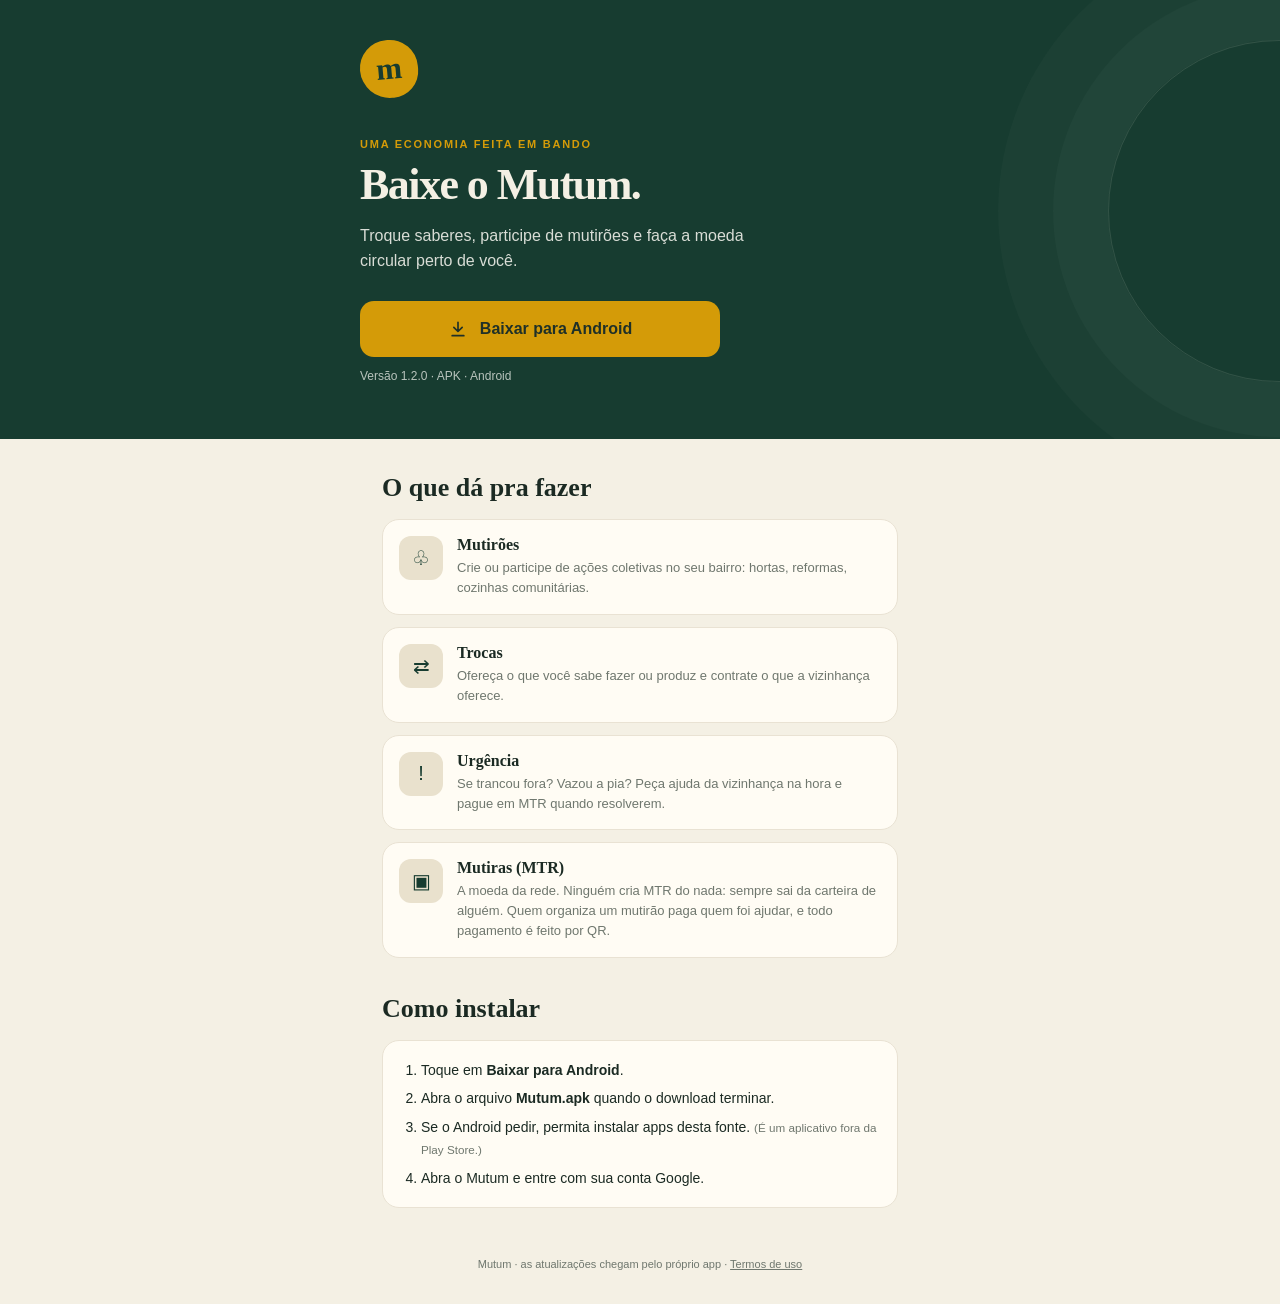
<file: index.html>
<!doctype html>
<html lang="pt-BR">
<head>
<meta charset="utf-8" />
<meta name="viewport" content="width=device-width,initial-scale=1,viewport-fit=cover" />
<meta name="theme-color" content="#173c30" />
<title>Mutum</title>
<meta name="description" content="Troque saberes, participe de mutirões e faça a moeda circular perto de você." />
<script>
  // Dentro do app instalado (Capacitor) esta página não é a vitrine: vai direto para a interface.
  if (window.Capacitor && window.Capacitor.isNativePlatform && window.Capacitor.isNativePlatform()) {
    location.replace('docs/' + location.search + location.hash)
  }
</script>
<style>
  :root{--green:#173c30;--green-2:#245642;--cream:#f4f0e4;--paper:#fffcf4;--mustard:#d49b08;--ink:#1b2a23;--muted:#6f776e;--rust:#98563f;--line:#ded8c9}
  *{box-sizing:border-box}
  html,body{margin:0;background:var(--cream);color:var(--ink);font-family:Arial,"Segoe UI",sans-serif}
  a{color:inherit}
  .hero{background:var(--green);color:var(--cream);padding:calc(40px + env(safe-area-inset-top,0px)) 22px 56px;position:relative;overflow:hidden}
  .hero:after{content:"";position:absolute;width:340px;height:340px;border:1px solid rgba(244,240,228,.12);border-radius:50%;right:-170px;top:40px;box-shadow:0 0 0 55px rgba(244,240,228,.025),0 0 0 110px rgba(244,240,228,.018);pointer-events:none}
  .wrap{max-width:560px;margin:0 auto;position:relative;z-index:1}
  .mark{width:58px;height:58px;border-radius:50% 50% 47% 53%;background:var(--mustard);color:var(--green);display:grid;place-items:center;font:700 31px Georgia,serif;transform:rotate(-5deg);margin-bottom:40px}
  .eyebrow{color:var(--mustard);font-size:11px;letter-spacing:.16em;font-weight:700;margin:0 0 12px}
  h1{font-family:Georgia,serif;font-size:44px;line-height:1.04;letter-spacing:-.035em;margin:0 0 16px}
  .lead{font-size:16px;line-height:1.55;color:#d9ddd6;margin:0 0 28px;max-width:420px}
  .download{display:flex;align-items:center;justify-content:center;gap:12px;height:56px;border-radius:14px;background:var(--mustard);color:#1f3028;font-weight:700;font-size:16px;text-decoration:none;max-width:360px}
  .download svg{width:20px;fill:none;stroke:currentColor;stroke-width:2;stroke-linecap:round;stroke-linejoin:round}
  .meta{font-size:12px;color:#b9c4bd;margin:12px 0 0}
  main{padding:34px 22px 50px}
  h2{font-family:Georgia,serif;font-size:26px;margin:0 0 16px}
  .features{display:grid;gap:12px;margin-bottom:36px}
  .feature{background:var(--paper);border:1px solid #e9e2d3;border-radius:17px;padding:16px;display:grid;grid-template-columns:44px 1fr;gap:14px;align-items:start}
  .feature i{width:44px;height:44px;border-radius:12px;background:#e9e1cd;display:grid;place-items:center;font-style:normal;font-size:20px;color:var(--green)}
  .feature b{display:block;font-family:Georgia,serif;font-size:16px;margin-bottom:4px}
  .feature span{font-size:13px;color:var(--muted);line-height:1.45}
  ol{background:var(--paper);border:1px solid #e9e2d3;border-radius:17px;padding:18px 18px 18px 38px;margin:0;font-size:14px;line-height:1.6;color:var(--ink)}
  ol li+li{margin-top:6px}
  ol small{color:var(--muted)}
  footer{text-align:center;font-size:11px;color:var(--muted);padding:0 22px 34px}
</style>
</head>
<body>
  <header class="hero">
    <div class="wrap">
      <div class="mark" aria-hidden="true">m</div>
      <p class="eyebrow">UMA ECONOMIA FEITA EM BANDO</p>
      <h1>Baixe o Mutum.</h1>
      <p class="lead">Troque saberes, participe de mutirões e faça a moeda circular perto de você.</p>
      <a class="download" href="docs/Mutum.apk" download>
        <svg viewBox="0 0 24 24" aria-hidden="true"><path d="M12 4v11M7 10l5 5 5-5M5 20h14"/></svg>
        Baixar para Android
      </a>
      <p class="meta" id="meta">Arquivo APK · Android</p>
    </div>
  </header>

  <main class="wrap">
    <h2>O que dá pra fazer</h2>
    <div class="features">
      <div class="feature"><i>♧</i><div><b>Mutirões</b><span>Crie ou participe de ações coletivas no seu bairro: hortas, reformas, cozinhas comunitárias.</span></div></div>
      <div class="feature"><i>⇄</i><div><b>Trocas</b><span>Ofereça o que você sabe fazer ou produz e contrate o que a vizinhança oferece.</span></div></div>
      <div class="feature"><i>!</i><div><b>Urgência</b><span>Se trancou fora? Vazou a pia? Peça ajuda da vizinhança na hora e pague em MTR quando resolverem.</span></div></div>
      <div class="feature"><i>▣</i><div><b>Mutiras (MTR)</b><span>A moeda da rede. Ninguém cria MTR do nada: sempre sai da carteira de alguém. Quem organiza um mutirão paga quem foi ajudar, e todo pagamento é feito por QR.</span></div></div>
    </div>

    <h2>Como instalar</h2>
    <ol>
      <li>Toque em <b>Baixar para Android</b>.</li>
      <li>Abra o arquivo <b>Mutum.apk</b> quando o download terminar.</li>
      <li>Se o Android pedir, permita instalar apps desta fonte. <small>(É um aplicativo fora da Play Store.)</small></li>
      <li>Abra o Mutum e entre com sua conta Google.</li>
    </ol>
  </main>

  <footer>Mutum · as atualizações chegam pelo próprio app · <a href="docs/termos.html">Termos de uso</a></footer>

<script>
  fetch('docs/version.json?t=' + Date.now(), { cache: 'no-store' })
    .then(r => r.ok ? r.json() : null)
    .then(v => { if (v && v.androidVersion) document.getElementById('meta').textContent = 'Versão ' + v.androidVersion + ' · APK · Android' })
    .catch(() => {})
</script>
</body>
</html>
</file>
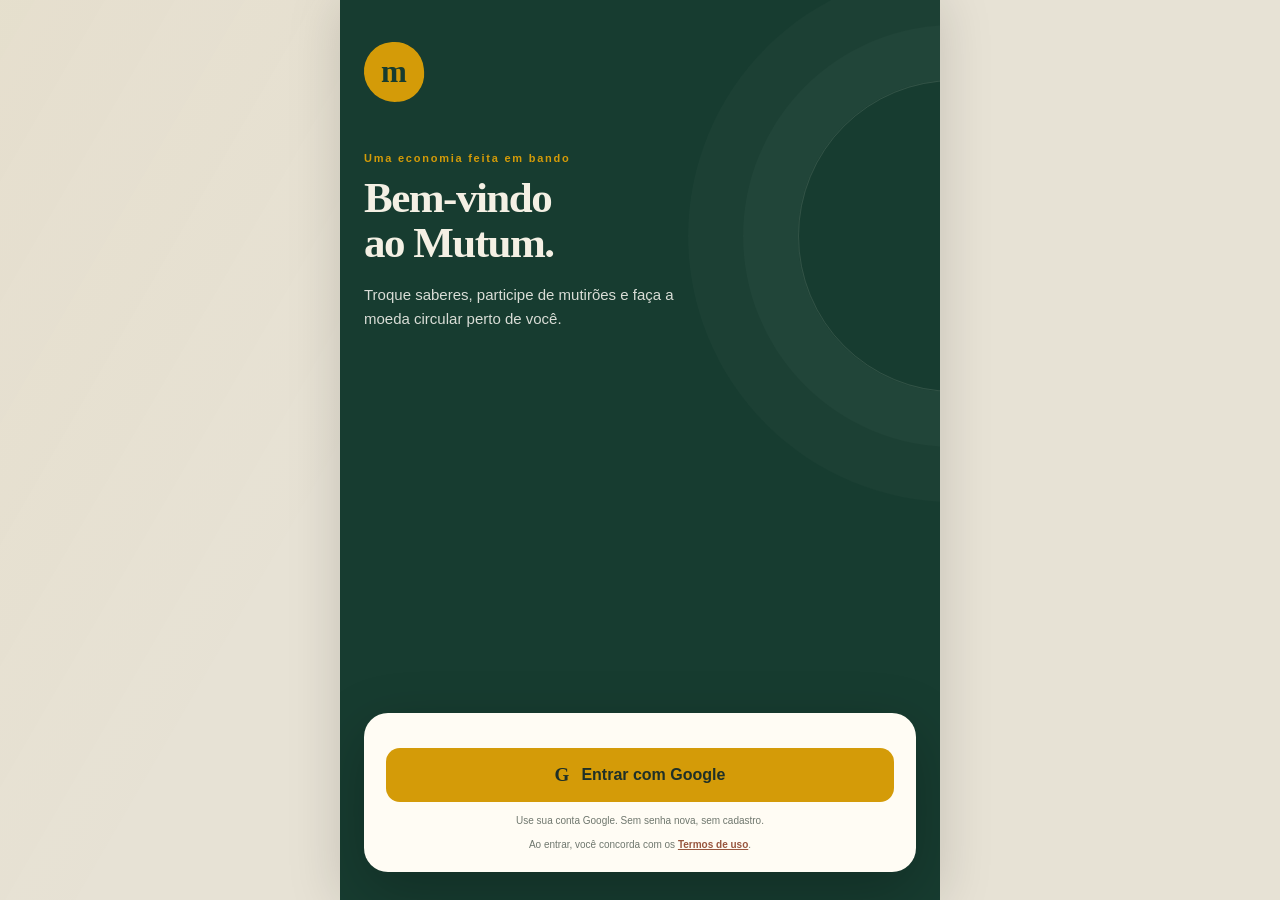
<file: docs/index.html>
<!doctype html>
<html lang="pt-BR">
  <head>
    <meta charset="UTF-8" />
    <meta name="mutum-build" content="20260924221926" />
    <meta name="viewport" content="width=device-width, initial-scale=1, viewport-fit=cover" />
    <meta name="theme-color" content="#173c30" />
    <meta name="color-scheme" content="light" />
    <title>Mutum</title>
    <link rel="stylesheet" href="styles.css?v=20260924221926" />
  </head>
  <body>
    <main id="app">
      <section id="login-screen" class="login-screen">
        <div class="login-hero">
          <div class="brand-mark large" aria-label="Mutum"><span>m</span></div>
          <p class="eyebrow">Uma economia feita em bando</p>
          <h1>Bem-vindo<br />ao Mutum.</h1>
          <p class="lead">Troque saberes, participe de mutirões e faça a moeda circular perto de você.</p>
        </div>
        <div id="login-form" class="login-card">
          <button id="google-button" class="primary-button" type="button"><b class="google-g">G</b> Entrar com Google</button>
          <p class="login-note">Use sua conta Google. Sem senha nova, sem cadastro.</p>
          <p class="login-note">Ao entrar, você concorda com os <a href="termos.html">Termos de uso</a>.</p>
        </div>
      </section>

      <section id="main-screen" class="main-screen" hidden>
        <header class="topbar">
          <button class="brand-mark" data-go="home" aria-label="Início"><span>m</span></button>
          <div class="topbar-copy"><small id="greeting">Olá,</small><strong id="user-name">Vizinho</strong></div>
          <button id="update-button" class="update-bell" aria-label="Atualizações"><svg viewBox="0 0 24 24" aria-hidden="true"><path d="M6 16V11a6 6 0 0 1 12 0v5l1.5 2h-15zM10 20a2 2 0 0 0 4 0"/></svg><i id="update-dot" hidden></i></button>
        </header>

        <div id="toast" class="toast" role="status"></div>

        <div class="views">
          <section class="view active" data-view="home">
            <div class="balance-card">
              <div><span>Seu saldo</span><strong><b id="balance-home">342</b> <small>MTR</small></strong></div>
              <button class="round-button" data-go="wallet" aria-label="Ver carteira">↗</button>
              <div class="balance-art" aria-hidden="true"><i></i><i></i><i></i><i></i><i></i></div>
            </div>

            <button class="urgent-banner" data-go="urgencia" type="button"><i>!</i><span><b id="urgent-banner-title">Precisa de ajuda agora?</b><small id="urgent-banner-copy">Peça uma urgência para a vizinhança</small></span><em>→</em></button>

            <div class="section-title"><div><small>ACONTECENDO AGORA</small><h2>Perto de você</h2></div><button data-go="mutiroes">Ver todos</button></div>
            <article class="featured-card" id="featured-event">
              <div class="featured-image garden-art"><span class="tag" id="featured-when"></span><div class="sun"></div><div class="hill"></div><div class="plants">♧ ♧ ♧</div></div>
              <div class="featured-copy">
                <small id="featured-place"></small>
                <h3 id="featured-title">Carregando…</h3>
                <p id="featured-text"></p>
                <div class="meta"><span>●●● <b id="featured-count">0 pessoas</b></span><strong>mutirão</strong></div>
                <button class="card-action" id="featured-join">Participar deste mutirão</button>
              </div>
            </article>

            <div class="section-title compact"><div><small>DA NOSSA REDE</small><h2>Trocas em destaque</h2></div><button data-go="trocas">Explorar</button></div>
            <div class="horizontal-cards" id="home-trades"></div>
            <div id="featured-empty" class="empty-state home-empty" hidden>Nenhum mutirão marcado ainda.<br /><button class="card-action" data-go="mutiroes" type="button">Criar o primeiro</button></div>
          </section>

          <section class="view" data-view="mutiroes">
            <div class="page-heading"><p class="eyebrow">FAZER JUNTO</p><h1>Mutirões</h1><p>Encontre ações perto de você e fortaleça a comunidade.</p><button class="create-button" id="new-event-button" type="button">+ Criar mutirão</button></div>
            <div class="filter-row" data-filter-group="events"><button class="chip active" data-filter="all">Todos</button><button class="chip" data-filter="today">Hoje</button><button class="chip" data-filter="week">Esta semana</button><button class="chip" data-filter="mine">Meus</button></div>
            <div id="events-list" class="stack-list"></div>
          </section>

          <section class="view" data-view="trocas">
            <div class="page-heading"><p class="eyebrow">ECONOMIA LOCAL</p><h1>Trocas</h1><p>Serviços, produtos e saberes oferecidos pela comunidade.</p><button class="create-button" id="new-trade-button" type="button">+ Oferecer troca</button></div>
            <label class="search-box"><span>⌕</span><input id="trade-search" type="search" placeholder="Buscar uma troca" /></label>
            <div class="filter-row" data-filter-group="trades"><button class="chip active" data-filter="all">Tudo</button><button class="chip" data-filter="servico">Serviços</button><button class="chip" data-filter="produto">Produtos</button><button class="chip" data-filter="mine">Minhas</button></div>
            <div id="trades-list" class="trade-grid"></div>
          </section>

          <section class="view" data-view="urgencia">
            <div class="page-heading"><p class="eyebrow">AJUDA NA HORA</p><h1>Urgência</h1><p>Peça ajuda rápida da vizinhança e pague em MTR quando resolverem.</p><button class="create-button" id="new-urgency-button" type="button">+ Pedir ajuda agora</button></div>
            <div class="emergency-note"><b>Emergência de verdade:</b> ligue <a href="tel:190">190</a> · <a href="tel:192">192</a> · <a href="tel:193">193</a></div>
            <div id="my-urgencies" class="stack-list"></div>
            <div class="section-title compact"><div><small>NA VIZINHANÇA</small><h2>Pedidos abertos</h2></div></div>
            <div id="open-urgencies" class="stack-list"></div>
          </section>

          <section class="view" data-view="wallet">
            <div class="page-heading wallet-title"><p class="eyebrow">MINHA CONTA</p><h1>Carteira</h1></div>
            <div class="wallet-balance"><span>Saldo em Mutira</span><strong><b id="balance-wallet">342</b> <small>MTR</small></strong><p id="balance-hint">Ganhe MTR participando de mutirões</p><div class="wallet-logo">m</div></div>
            <div class="quick-actions"><button id="receive-button"><i>↓</i><span>Receber</span></button><button id="scan-button"><i>⌗</i><span>Pagar / Escanear</span></button><button id="statement-button"><i>≡</i><span>Extrato</span></button></div>
            <div id="orders-block" hidden><div class="section-title compact"><div><small>PAGAMENTO RESERVADO</small><h2>Pedidos</h2></div></div><div id="orders-list" class="stack-list"></div></div>
            <div class="rules-card" id="rules-card"></div>
            <div class="section-title compact"><div><small>ÚLTIMOS DIAS</small><h2>Movimentações</h2></div></div>
            <div id="transactions-list" class="transactions"></div>
          </section>
        </div>

        <nav class="bottom-nav" aria-label="Navegação principal">
          <button class="active" data-go="home"><i>⌂</i><span>Início</span></button>
          <button data-go="mutiroes"><i>♧</i><span>Mutirões</span></button>
          <button data-go="trocas"><i>⇄</i><span>Trocas</span></button>
          <button data-go="urgencia"><i class="nav-urgent">!</i><span>Urgência</span></button>
          <button data-go="wallet"><i>▣</i><span>Carteira</span></button>
          <button id="profile-button" aria-label="Abrir perfil"><i class="nav-avatar" id="nav-avatar">V</i><span>Perfil</span></button>
        </nav>

        <dialog id="action-dialog">
          <form method="dialog">
            <button class="dialog-close" value="cancel" aria-label="Fechar">×</button>
            <div id="dialog-icon" class="dialog-icon">✓</div>
            <h2 id="dialog-title">Tudo certo!</h2>
            <p id="dialog-copy"></p>
            <button id="dialog-primary" class="primary-button" type="button">Entendi</button>
          </form>
        </dialog>

        <dialog id="transfer-dialog">
          <form id="transfer-form" class="form-sheet">
            <button class="dialog-close" type="button" data-close-transfer aria-label="Fechar">×</button>
            <div class="dialog-icon">↑</div><h2>Pagar em MTR</h2>
            <p>Confira para quem vai o pagamento.</p>
            <label>Para<input id="transfer-to" type="text" placeholder="Código MUTUM-XXXXXX ou e-mail" required /></label>
            <label>Valor em MTR<input id="transfer-amount" type="number" min="1" step="1" placeholder="0" required /></label>
            <label>Mensagem <span>(opcional)</span><input id="transfer-note" type="text" placeholder="Por que está enviando?" /></label>
            <button class="primary-button" type="submit">Confirmar pagamento</button>
          </form>
        </dialog>

        <dialog id="event-dialog">
          <form id="event-form" class="form-sheet">
            <button class="dialog-close" type="button" data-close="event-dialog" aria-label="Fechar">×</button>
            <div class="dialog-icon">♧</div><h2>Novo mutirão</h2>
            <p>Chame a vizinhança para fazer junto.</p>
            <label>Nome<input id="event-title" type="text" minlength="3" maxlength="80" placeholder="Ex.: Limpeza da praça" required /></label>
            <label>Local<input id="event-place" type="text" minlength="2" maxlength="80" placeholder="Ex.: Praça do Sol" required /></label>
            <label>Quando<input id="event-when" type="datetime-local" required /></label>
            <label>Quanto você paga no total <span>(MTR, 0 = voluntário)</span><input id="event-reward" type="number" min="0" step="1" value="0" /></label>
            <p class="form-hint" id="event-reward-hint"></p>
            <label>Descrição <span>(opcional)</span><textarea id="event-description" maxlength="500" rows="3" placeholder="O que vai rolar, o que levar…"></textarea></label>
            <button class="primary-button" type="submit">Publicar mutirão</button>
          </form>
        </dialog>

        <dialog id="trade-dialog">
          <form id="trade-form" class="form-sheet">
            <button class="dialog-close" type="button" data-close="trade-dialog" aria-label="Fechar">×</button>
            <div class="dialog-icon">⇄</div><h2>Oferecer troca</h2>
            <p>O valor em MTR vai para o seu saldo quando alguém contratar.</p>
            <label>Ícone<div class="icon-picker" id="trade-icon-picker"></div></label>
            <label>O que você oferece<input id="trade-title" type="text" minlength="3" maxlength="80" placeholder="Ex.: Aula de violão" required /></label>
            <label>Tipo<select id="trade-category"><option value="servico">Serviço</option><option value="produto">Produto</option></select></label>
            <div class="form-row">
              <label>Valor em MTR<input id="trade-price" type="number" min="1" max="10000" step="1" placeholder="0" required /></label>
              <label>Por<input id="trade-unit" type="text" maxlength="20" placeholder="hora, aula, unidade" required /></label>
            </div>
            <label>Descrição <span>(opcional)</span><textarea id="trade-description" maxlength="500" rows="3" placeholder="Detalhes, disponibilidade…"></textarea></label>
            <button class="primary-button" type="submit">Publicar oferta</button>
          </form>
        </dialog>

        <dialog id="urgency-dialog">
          <form id="urgency-form" class="form-sheet">
            <button class="dialog-close" type="button" data-close="urgency-dialog" aria-label="Fechar">×</button>
            <div class="dialog-icon urgent">!</div><h2>Pedir ajuda agora</h2>
            <p>O valor fica reservado e só vai para quem ajudar quando essa pessoa escanear o seu QR.</p>
            <label>Do que você precisa<input id="urgency-title" type="text" minlength="3" maxlength="80" placeholder="Ex.: Me tranquei fora de casa" required /></label>
            <label>Detalhes <span>(opcional)</span><textarea id="urgency-description" maxlength="500" rows="2" placeholder="O que aconteceu, o que precisa levar…"></textarea></label>
            <label>Onde <span>(só quem aceitar vê)</span><input id="urgency-place" type="text" minlength="2" maxlength="160" placeholder="Rua, número, ponto de referência" required /></label>
            <label>Quanto você paga em MTR<input id="urgency-reward" type="number" min="1" step="1" placeholder="0" required /></label>
            <p class="form-hint" id="urgency-hint"></p>
            <button class="primary-button" type="submit">Pedir ajuda</button>
          </form>
        </dialog>

        <dialog id="qr-dialog">
          <div class="profile-sheet qr-sheet">
            <button class="dialog-close" type="button" data-close="qr-dialog" aria-label="Fechar">×</button>
            <h2 id="qr-title">QR</h2>
            <p id="qr-copy"></p>
            <div id="qr-box" class="qr-box"></div>
            <div id="qr-code-text" class="qr-code-text"></div>
            <div class="qr-timer"><i id="qr-timer-bar"></i></div>
            <p class="form-hint" id="qr-foot"></p>
          </div>
        </dialog>

        <dialog id="scan-dialog">
          <form id="scan-form" class="form-sheet">
            <button class="dialog-close" type="button" data-close="scan-dialog" aria-label="Fechar">×</button>
            <h2 id="scan-title">Escanear QR</h2>
            <p id="scan-copy">Aponte a câmera para o QR do Mutum.</p>
            <div class="scan-box"><video id="scan-video" playsinline muted></video><div class="scan-frame"></div><p id="scan-status">Abrindo câmera…</p></div>
            <label id="scan-manual-label">Ou digite o código<input id="scan-manual" type="text" inputmode="numeric" maxlength="20" placeholder="000000" /></label>
            <button class="primary-button" type="submit">Confirmar código</button>
          </form>
        </dialog>

        <dialog id="report-dialog">
          <form id="report-form" class="form-sheet">
            <button class="dialog-close" type="button" data-close="report-dialog" aria-label="Fechar">×</button>
            <div class="dialog-icon urgent">⚑</div><h2>Denunciar</h2>
            <p id="report-copy">Conte o que aconteceu. A denúncia é anônima para a outra pessoa.</p>
            <label>Motivo<textarea id="report-reason" minlength="3" maxlength="500" rows="3" required></textarea></label>
            <button class="primary-button" type="submit">Enviar denúncia</button>
          </form>
        </dialog>

        <dialog id="receive-dialog">
          <div class="profile-sheet">
            <button class="dialog-close" type="button" data-close-receive aria-label="Fechar">×</button>
            <div class="dialog-icon">↓</div><h2>Receber Mutiras</h2>
            <p>Quem vai te pagar escaneia este QR em Carteira → Pagar.</p>
            <div id="receive-qr" class="qr-box"></div>
            <div id="receive-code" class="receive-code">MUTUM-0000</div>
            <button id="copy-code-button" class="primary-button" type="button">Copiar código</button>
          </div>
        </dialog>

        <dialog id="profile-dialog">
          <div class="profile-sheet">
            <button class="dialog-close" data-close-profile aria-label="Fechar">×</button>
            <div class="avatar avatar-large" id="profile-avatar">V</div>
            <h2 id="profile-name">Vizinho</h2><p id="profile-email"></p>
            <div class="profile-stats"><div><b>3</b><span>mutirões</span></div><div><b>7</b><span>trocas</span></div><div><b>342</b><span>Mutiras</span></div></div>
            <a class="terms-link" href="termos.html">Termos de uso</a>
            <button id="logout-button" class="outline-button">Sair desta conta</button>
          </div>
        </dialog>
      </section>
    </main>
    <script src="vendor/supabase.js?v=20260924221926"></script>
    <script src="vendor/qrcode.js?v=20260924221926"></script>
    <script src="vendor/jsQR.js?v=20260924221926"></script>
    <script src="config.js?v=20260924221926"></script>
    <script src="app.js?v=20260924221926"></script>
  </body>
</html>
</file>
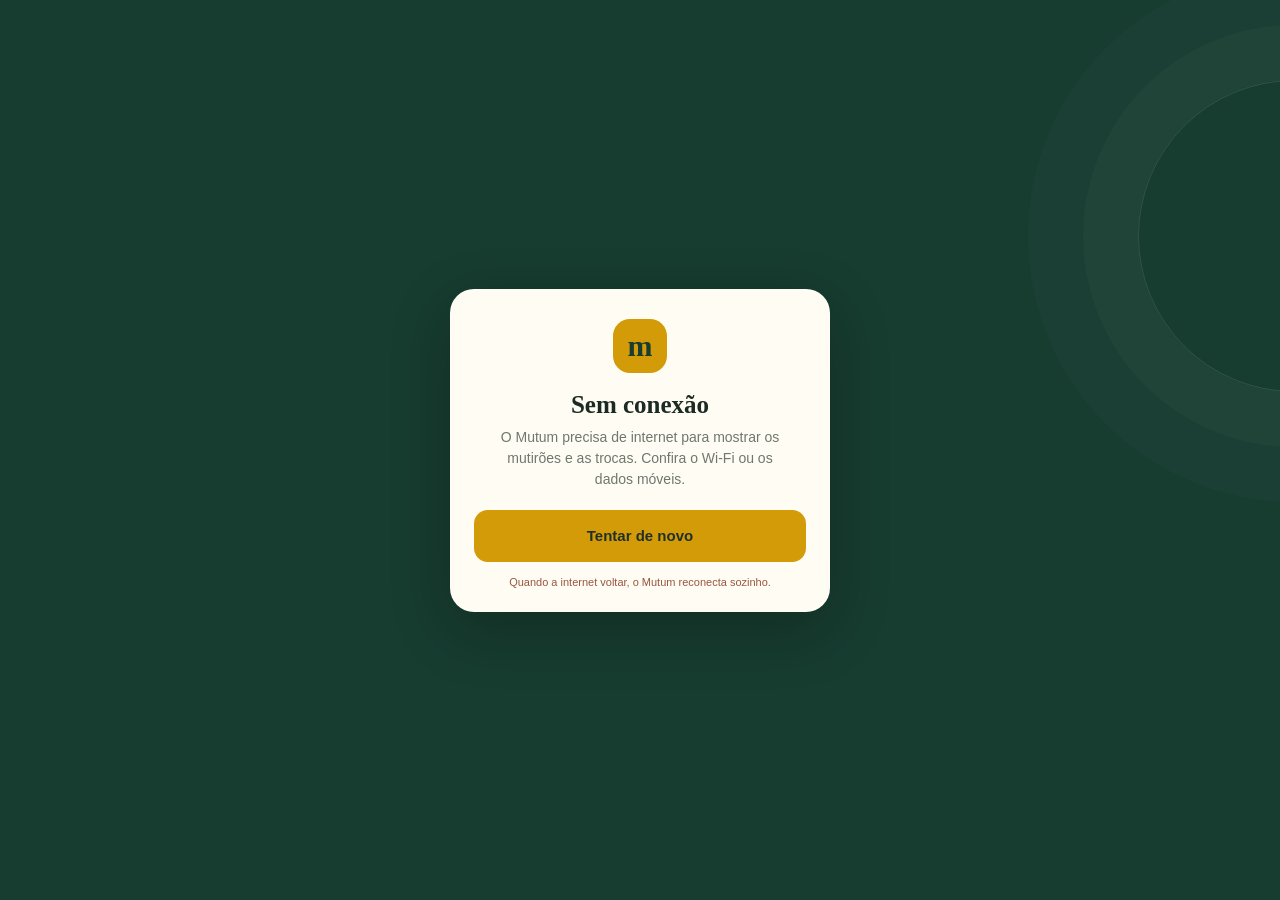
<file: docs/offline.html>
<!doctype html>
<!-- Página local empacotada no APK, exibida pelo server.errorPath quando o site não abre. -->
<html lang="pt-BR">
<head>
<meta charset="utf-8" />
<meta name="viewport" content="width=device-width,initial-scale=1,viewport-fit=cover" />
<meta name="theme-color" content="#173c30" />
<title>Mutum — sem conexão</title>
<style>
  :root{--green:#173c30;--cream:#f4f0e4;--paper:#fffcf4;--mustard:#d49b08;--ink:#1b2a23;--muted:#6f776e;--rust:#98563f}
  *{box-sizing:border-box;-webkit-tap-highlight-color:transparent}
  html,body{height:100%;margin:0}
  body{display:grid;place-items:center;min-height:100%;padding:max(24px,env(safe-area-inset-top)) 22px max(24px,env(safe-area-inset-bottom));background:var(--green);color:var(--cream);font-family:Arial,"Segoe UI",sans-serif;text-align:center;overflow:hidden}
  body::after{content:"";position:fixed;width:310px;height:310px;border:1px solid rgba(244,240,228,.12);border-radius:50%;right:-170px;top:80px;box-shadow:0 0 0 55px rgba(244,240,228,.025),0 0 0 110px rgba(244,240,228,.018);pointer-events:none}
  .card{position:relative;z-index:1;width:min(380px,100%);background:var(--paper);color:var(--ink);border-radius:24px;padding:30px 24px 24px;box-shadow:0 18px 60px rgba(0,0,0,.24)}
  .mark{width:54px;height:54px;margin:0 auto 18px;border-radius:17px;background:var(--mustard);color:var(--green);display:grid;place-items:center;font:700 30px Georgia,serif}
  h1{font-family:Georgia,serif;font-size:25px;margin:0 0 8px}
  p{color:var(--muted);font-size:14px;line-height:1.5;margin:0 auto 20px;max-width:290px}
  button{width:100%;height:52px;border:0;border-radius:14px;background:var(--mustard);color:#1f3028;font:700 15px Arial,sans-serif}
  button:disabled{opacity:.7}
  small{display:block;margin-top:14px;color:var(--rust);font-size:11px}
</style>
</head>
<body>
  <main class="card">
    <div class="mark" aria-hidden="true">m</div>
    <h1>Sem conexão</h1>
    <p>O Mutum precisa de internet para mostrar os mutirões e as trocas. Confira o Wi-Fi ou os dados móveis.</p>
    <button id="retry" type="button">Tentar de novo</button>
    <small>Quando a internet voltar, o Mutum reconecta sozinho.</small>
  </main>
<script>
  const appUrl = 'https://facincanitech.github.io/mutum/docs/'
  const button = document.getElementById('retry')
  function reconnect() { button.disabled = true; button.textContent = 'Reconectando…'; location.href = appUrl }
  button.addEventListener('click', reconnect)
  window.addEventListener('online', reconnect, { once: true })
</script>
</body>
</html>
</file>
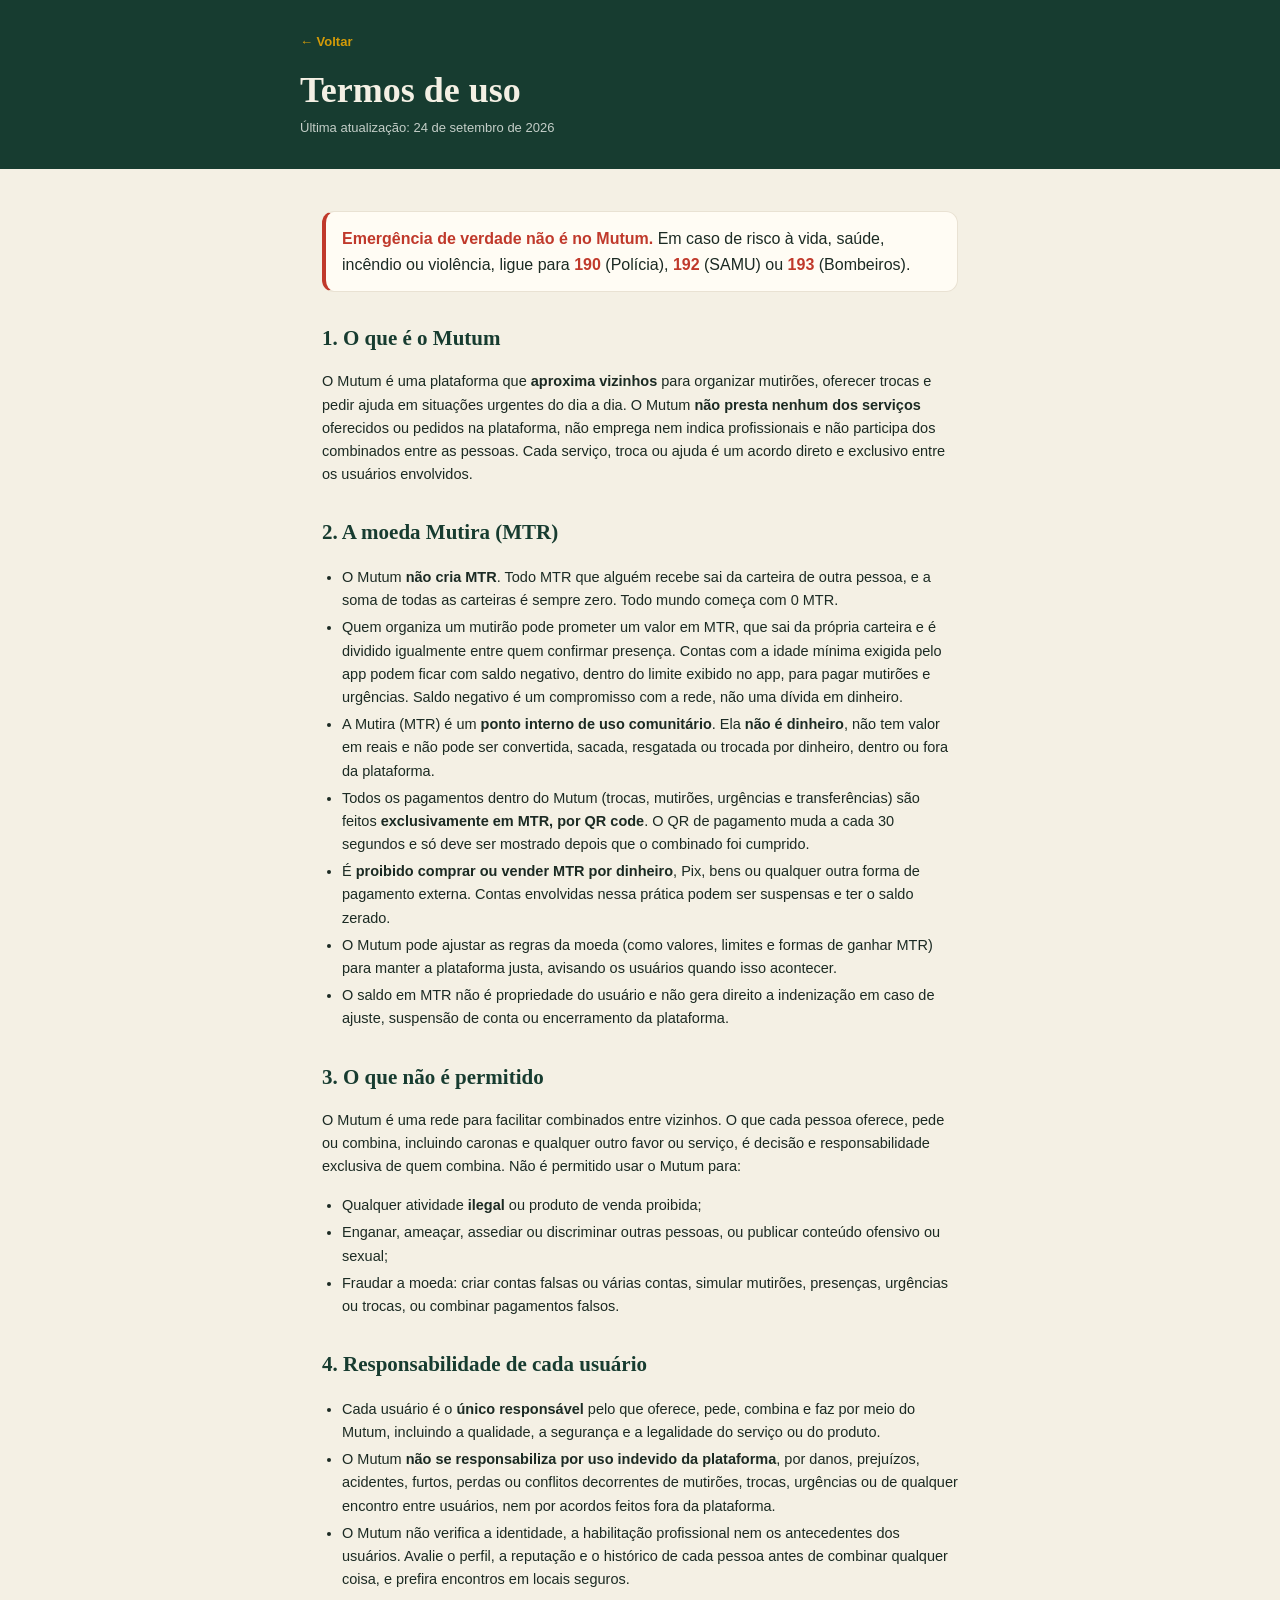
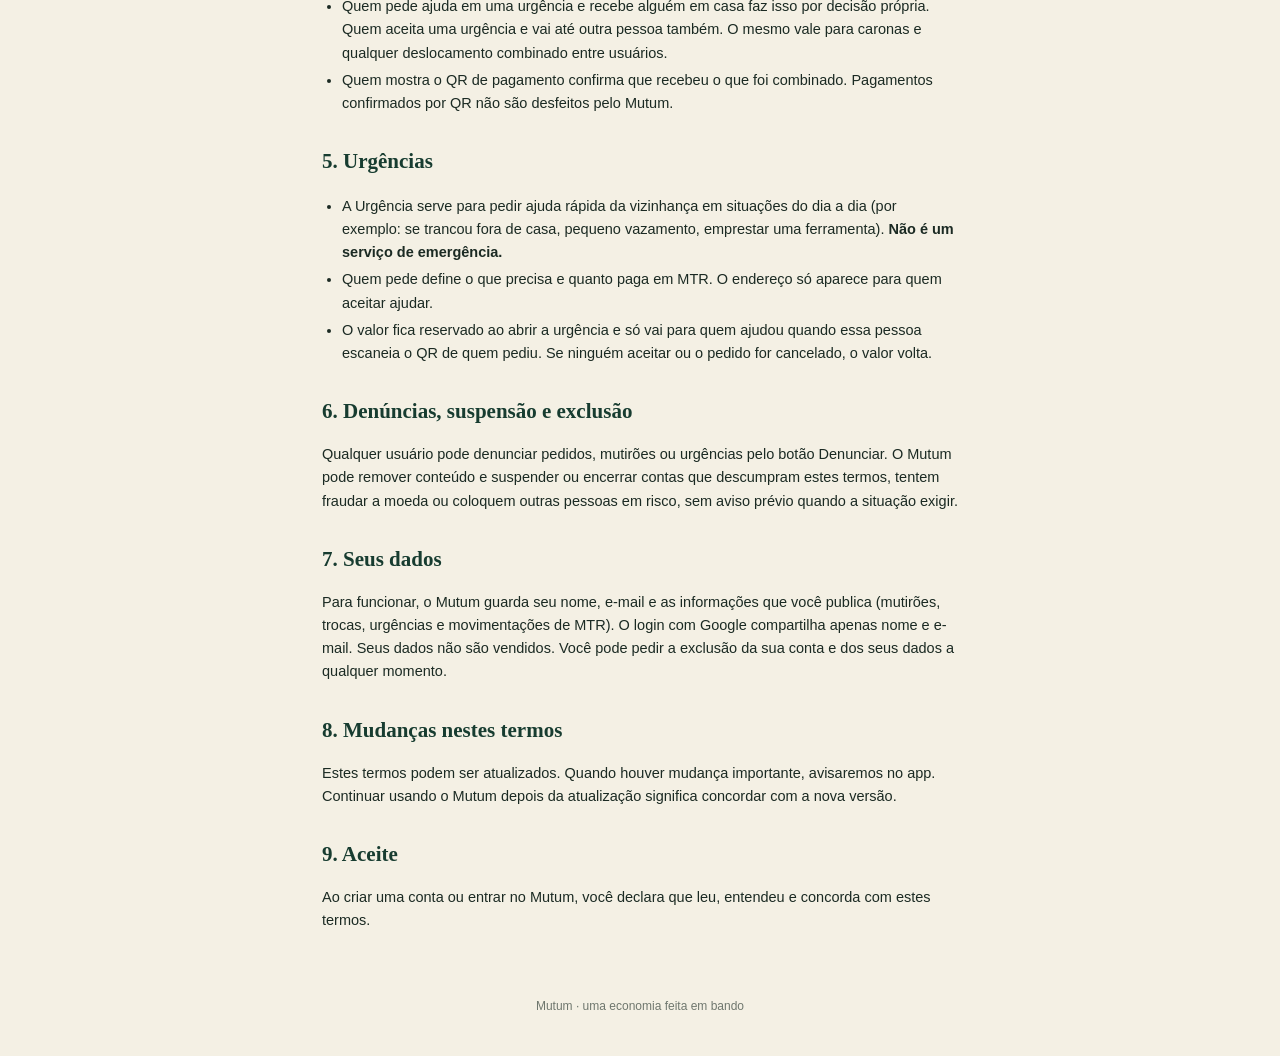
<file: docs/termos.html>
<!doctype html>
<html lang="pt-BR">
<head>
<meta charset="utf-8" />
<meta name="viewport" content="width=device-width,initial-scale=1,viewport-fit=cover" />
<meta name="theme-color" content="#173c30" />
<title>Termos de uso · Mutum</title>
<style>
  :root{--green:#173c30;--cream:#f4f0e4;--paper:#fffcf4;--mustard:#d49b08;--ink:#1b2a23;--muted:#6f776e;--rust:#98563f;--line:#ded8c9}
  *{box-sizing:border-box}
  html,body{margin:0;background:var(--cream);color:var(--ink);font-family:Arial,"Segoe UI",sans-serif;line-height:1.6}
  header{background:var(--green);color:var(--cream);padding:calc(28px + env(safe-area-inset-top,0px)) 22px 30px}
  .wrap{max-width:680px;margin:0 auto}
  .back{display:inline-block;color:var(--mustard);font-size:13px;font-weight:700;text-decoration:none;margin-bottom:18px}
  h1{font-family:Georgia,serif;font-size:36px;line-height:1.1;margin:0 0 8px}
  header p{margin:0;color:#c4cec8;font-size:13px}
  main{padding:26px 22px 50px}
  h2{font-family:Georgia,serif;font-size:21px;margin:30px 0 8px;color:var(--green)}
  p,li{font-size:14.5px}
  ul{padding-left:20px}
  li+li{margin-top:4px}
  .box{background:var(--paper);border:1px solid #e9e2d3;border-left:4px solid var(--rust);border-radius:12px;padding:14px 16px;margin:16px 0}
  .box.alert{border-left-color:#c0392b}
  .box b{color:var(--rust)}
  .box.alert b{color:#c0392b}
  footer{font-size:12px;color:var(--muted);text-align:center;padding:0 22px 40px}
</style>
</head>
<body>
<header>
  <div class="wrap">
    <a class="back" href="./" onclick="if (history.length > 1) { history.back(); return false; }">← Voltar</a>
    <h1>Termos de uso</h1>
    <p>Última atualização: 24 de setembro de 2026</p>
  </div>
</header>

<main class="wrap">
  <div class="box alert">
    <b>Emergência de verdade não é no Mutum.</b> Em caso de risco à vida, saúde, incêndio ou violência, ligue para
    <b>190</b> (Polícia), <b>192</b> (SAMU) ou <b>193</b> (Bombeiros).
  </div>

  <h2>1. O que é o Mutum</h2>
  <p>O Mutum é uma plataforma que <b>aproxima vizinhos</b> para organizar mutirões, oferecer trocas e pedir ajuda em situações urgentes do dia a dia. O Mutum <b>não presta nenhum dos serviços</b> oferecidos ou pedidos na plataforma, não emprega nem indica profissionais e não participa dos combinados entre as pessoas. Cada serviço, troca ou ajuda é um acordo direto e exclusivo entre os usuários envolvidos.</p>

  <h2>2. A moeda Mutira (MTR)</h2>
  <ul>
    <li>O Mutum <b>não cria MTR</b>. Todo MTR que alguém recebe sai da carteira de outra pessoa, e a soma de todas as carteiras é sempre zero. Todo mundo começa com 0 MTR.</li>
    <li>Quem organiza um mutirão pode prometer um valor em MTR, que sai da própria carteira e é dividido igualmente entre quem confirmar presença. Contas com a idade mínima exigida pelo app podem ficar com saldo negativo, dentro do limite exibido no app, para pagar mutirões e urgências. Saldo negativo é um compromisso com a rede, não uma dívida em dinheiro.</li>
    <li>A Mutira (MTR) é um <b>ponto interno de uso comunitário</b>. Ela <b>não é dinheiro</b>, não tem valor em reais e não pode ser convertida, sacada, resgatada ou trocada por dinheiro, dentro ou fora da plataforma.</li>
    <li>Todos os pagamentos dentro do Mutum (trocas, mutirões, urgências e transferências) são feitos <b>exclusivamente em MTR, por QR code</b>. O QR de pagamento muda a cada 30 segundos e só deve ser mostrado depois que o combinado foi cumprido.</li>
    <li>É <b>proibido comprar ou vender MTR por dinheiro</b>, Pix, bens ou qualquer outra forma de pagamento externa. Contas envolvidas nessa prática podem ser suspensas e ter o saldo zerado.</li>
    <li>O Mutum pode ajustar as regras da moeda (como valores, limites e formas de ganhar MTR) para manter a plataforma justa, avisando os usuários quando isso acontecer.</li>
    <li>O saldo em MTR não é propriedade do usuário e não gera direito a indenização em caso de ajuste, suspensão de conta ou encerramento da plataforma.</li>
  </ul>

  <h2>3. O que não é permitido</h2>
  <p>O Mutum é uma rede para facilitar combinados entre vizinhos. O que cada pessoa oferece, pede ou combina, incluindo caronas e qualquer outro favor ou serviço, é decisão e responsabilidade exclusiva de quem combina. Não é permitido usar o Mutum para:</p>
  <ul>
    <li>Qualquer atividade <b>ilegal</b> ou produto de venda proibida;</li>
    <li>Enganar, ameaçar, assediar ou discriminar outras pessoas, ou publicar conteúdo ofensivo ou sexual;</li>
    <li>Fraudar a moeda: criar contas falsas ou várias contas, simular mutirões, presenças, urgências ou trocas, ou combinar pagamentos falsos.</li>
  </ul>

  <h2>4. Responsabilidade de cada usuário</h2>
  <ul>
    <li>Cada usuário é o <b>único responsável</b> pelo que oferece, pede, combina e faz por meio do Mutum, incluindo a qualidade, a segurança e a legalidade do serviço ou do produto.</li>
    <li>O Mutum <b>não se responsabiliza por uso indevido da plataforma</b>, por danos, prejuízos, acidentes, furtos, perdas ou conflitos decorrentes de mutirões, trocas, urgências ou de qualquer encontro entre usuários, nem por acordos feitos fora da plataforma.</li>
    <li>O Mutum não verifica a identidade, a habilitação profissional nem os antecedentes dos usuários. Avalie o perfil, a reputação e o histórico de cada pessoa antes de combinar qualquer coisa, e prefira encontros em locais seguros.</li>
    <li>Quem pede ajuda em uma urgência e recebe alguém em casa faz isso por decisão própria. Quem aceita uma urgência e vai até outra pessoa também. O mesmo vale para caronas e qualquer deslocamento combinado entre usuários.</li>
    <li>Quem mostra o QR de pagamento confirma que recebeu o que foi combinado. Pagamentos confirmados por QR não são desfeitos pelo Mutum.</li>
  </ul>

  <h2>5. Urgências</h2>
  <ul>
    <li>A Urgência serve para pedir ajuda rápida da vizinhança em situações do dia a dia (por exemplo: se trancou fora de casa, pequeno vazamento, emprestar uma ferramenta). <b>Não é um serviço de emergência.</b></li>
    <li>Quem pede define o que precisa e quanto paga em MTR. O endereço só aparece para quem aceitar ajudar.</li>
    <li>O valor fica reservado ao abrir a urgência e só vai para quem ajudou quando essa pessoa escaneia o QR de quem pediu. Se ninguém aceitar ou o pedido for cancelado, o valor volta.</li>
  </ul>

  <h2>6. Denúncias, suspensão e exclusão</h2>
  <p>Qualquer usuário pode denunciar pedidos, mutirões ou urgências pelo botão Denunciar. O Mutum pode remover conteúdo e suspender ou encerrar contas que descumpram estes termos, tentem fraudar a moeda ou coloquem outras pessoas em risco, sem aviso prévio quando a situação exigir.</p>

  <h2>7. Seus dados</h2>
  <p>Para funcionar, o Mutum guarda seu nome, e-mail e as informações que você publica (mutirões, trocas, urgências e movimentações de MTR). O login com Google compartilha apenas nome e e-mail. Seus dados não são vendidos. Você pode pedir a exclusão da sua conta e dos seus dados a qualquer momento.</p>

  <h2>8. Mudanças nestes termos</h2>
  <p>Estes termos podem ser atualizados. Quando houver mudança importante, avisaremos no app. Continuar usando o Mutum depois da atualização significa concordar com a nova versão.</p>

  <h2>9. Aceite</h2>
  <p>Ao criar uma conta ou entrar no Mutum, você declara que leu, entendeu e concorda com estes termos.</p>
</main>

<footer>Mutum · uma economia feita em bando</footer>
</body>
</html>
</file>
<file: docs/styles.css>
:root{--green:#173c30;--green-2:#245642;--cream:#f4f0e4;--paper:#fffcf4;--mustard:#d49b08;--ink:#1b2a23;--muted:#6f776e;--rust:#98563f;--line:#ded8c9;--safe-bottom:env(safe-area-inset-bottom,0px)}
[hidden]{display:none!important}
.card-action{width:100%;margin-top:14px;border:0;border-radius:10px;background:var(--green);color:white;padding:11px;font-size:11px;font-weight:700}.mini-trade{font:inherit;color:inherit;text-align:left}.empty-state{grid-column:1/-1;padding:35px 20px;text-align:center;border:1px dashed var(--line);border-radius:16px;color:var(--muted);font-size:12px}.form-sheet{padding:29px 24px 24px!important;text-align:left!important}.form-sheet h2{font-family:Georgia,serif;text-align:center;margin:0 0 6px}.form-sheet>p{text-align:center;color:var(--muted);font-size:12px;margin-bottom:20px}.form-sheet label{display:block;font-size:11px;font-weight:700;margin:12px 0}.form-sheet label span{font-weight:400;color:var(--muted)}.form-sheet input{width:100%;height:47px;margin-top:6px;padding:0 13px;border:1px solid var(--line);border-radius:11px;outline:0;background:white}.form-sheet input:focus{border-color:var(--green)}.receive-code{font-family:monospace;font-size:23px;font-weight:700;letter-spacing:.1em;background:#eee6d5;border:1px dashed var(--rust);border-radius:14px;padding:22px 10px;margin:20px 0 8px}
*{box-sizing:border-box}html,body{margin:0;min-height:100%;background:var(--cream);color:var(--ink);font-family:Arial,"Segoe UI",sans-serif}button,input{font:inherit}button{cursor:pointer}body{overscroll-behavior:none}body:before{content:"";position:fixed;inset:0;background:linear-gradient(120deg,rgba(212,155,8,.035),transparent 35%);pointer-events:none}.login-screen{min-height:100dvh;background:var(--green);color:var(--cream);display:flex;flex-direction:column;padding:calc(42px + env(safe-area-inset-top,0px)) 24px calc(28px + var(--safe-bottom));overflow:hidden;position:relative}.login-screen:after{content:"";position:absolute;width:310px;height:310px;border:1px solid rgba(244,240,228,.12);border-radius:50%;right:-170px;top:80px;box-shadow:0 0 0 55px rgba(244,240,228,.025),0 0 0 110px rgba(244,240,228,.018)}.brand-mark{border:0;background:var(--mustard);color:var(--green);width:42px;height:42px;border-radius:50% 50% 47% 53%;display:grid;place-items:center;font-family:Georgia,serif;font-size:21px;font-weight:700;transform:rotate(-5deg);position:relative;z-index:1}.brand-mark span{transform:rotate(5deg)}.brand-mark.large{width:60px;height:60px;font-size:31px;margin-bottom:50px}.eyebrow{color:var(--mustard)!important;font-size:11px!important;letter-spacing:.16em;font-weight:700;margin:0 0 12px!important}.login-hero{position:relative;z-index:1}.login-hero h1,.page-heading h1{font-family:Georgia,serif;font-size:43px;line-height:1.04;margin:0 0 18px;letter-spacing:-.035em}.login-hero .lead{font-size:15px;line-height:1.55;max-width:340px;color:#d9ddd6;margin:0}.login-card{background:var(--paper);color:var(--ink);padding:22px;border-radius:24px;margin-top:auto;position:relative;z-index:2;box-shadow:0 18px 60px rgba(0,0,0,.24)}.login-card label{display:block;font-size:12px;font-weight:700;margin:0 0 8px}.input-wrap{height:54px;border:1.5px solid var(--line);border-radius:14px;display:flex;align-items:center;padding:0 15px;gap:11px;background:white}.input-wrap:focus-within{border-color:var(--green-2);box-shadow:0 0 0 3px rgba(36,86,66,.1)}.input-wrap svg{width:19px;fill:none;stroke:var(--green);stroke-width:1.6}.input-wrap input,.search-box input{border:0;outline:0;min-width:0;flex:1;background:transparent;color:var(--ink)}.primary-button{width:100%;border:0;border-radius:14px;background:var(--mustard);color:#1f3028;font-weight:700;height:54px;margin-top:13px;display:flex;justify-content:center;align-items:center;gap:12px}.primary-button span{font-size:20px}.login-note{text-align:center;color:var(--muted);font-size:10px;margin:13px 0 0}.main-screen{min-height:100dvh;padding-bottom:calc(87px + var(--safe-bottom));max-width:600px;margin:auto}.topbar{height:80px;padding:calc(12px + env(safe-area-inset-top,0px)) 20px 10px;display:flex;align-items:center;gap:12px;background:var(--cream);position:sticky;top:0;z-index:10}.topbar .brand-mark{width:38px;height:38px}.topbar-copy{display:flex;flex-direction:column;flex:1;line-height:1.15}.topbar-copy small{font-size:10px;color:var(--muted)}.topbar-copy strong{font-family:Georgia,serif;font-size:16px}.avatar{border:0;width:40px;height:40px;border-radius:50%;background:#d9c8a1;color:var(--green);font-weight:700}.views{padding:8px 18px 24px}.view{display:none;animation:fade .25s ease}.view.active{display:block}@keyframes fade{from{opacity:0;transform:translateY(5px)}}.balance-card{background:var(--green);color:var(--cream);height:146px;border-radius:23px;padding:24px;position:relative;overflow:hidden;display:flex;align-items:flex-start;justify-content:space-between;box-shadow:0 10px 25px rgba(23,60,48,.14)}.balance-card span,.wallet-balance>span{display:block;font-size:11px;color:#c4cec8;margin-bottom:8px}.balance-card strong,.wallet-balance strong{display:block;font-family:Georgia,serif;font-size:37px}.balance-card small,.wallet-balance small{font-family:Arial,"Segoe UI",sans-serif;font-size:12px;color:var(--mustard)}.round-button{border:1px solid rgba(255,255,255,.3);border-radius:50%;width:39px;height:39px;color:white;background:rgba(255,255,255,.08);font-size:19px}.balance-art{position:absolute;inset:auto 0 -18px 0;height:65px;display:flex;align-items:flex-end;justify-content:space-around;opacity:.23}.balance-art i{width:48px;height:48px;border:2px solid var(--mustard);border-radius:60% 40% 60% 40%;transform:rotate(35deg)}.balance-art i:nth-child(even){height:32px;width:35px;transform:rotate(-28deg)}.section-title{display:flex;align-items:end;justify-content:space-between;margin:26px 2px 13px}.section-title.compact{margin-top:28px}.section-title small{font-size:9px;letter-spacing:.14em;color:var(--rust);font-weight:700}.section-title h2{font-family:Georgia,serif;font-size:22px;margin:3px 0 0}.section-title button{border:0;background:none;color:var(--green-2);font-weight:700;font-size:11px}.featured-card{background:var(--paper);border-radius:20px;overflow:hidden;box-shadow:0 4px 18px rgba(42,43,33,.08)}.featured-image{height:145px;position:relative;overflow:hidden}.garden-art{background:linear-gradient(#e9c87e 0 46%,#719763 47%)}.garden-art .sun{width:42px;height:42px;border-radius:50%;background:#e89b21;position:absolute;right:45px;top:28px}.garden-art .hill{width:120%;height:120px;background:#366a4d;position:absolute;bottom:-77px;left:-10%;border-radius:50% 50% 0 0}.garden-art .plants{position:absolute;bottom:6px;left:30px;font-size:38px;color:#173c30;word-spacing:20px}.tag{position:absolute;z-index:2;top:12px;left:12px;background:var(--paper);padding:7px 9px;border-radius:8px;font-size:9px;font-weight:700;color:var(--rust)}.featured-copy{padding:17px}.featured-copy>small{font-size:9px;letter-spacing:.09em;color:var(--rust);font-weight:700}.featured-copy h3{font-family:Georgia,serif;margin:5px 0;font-size:19px}.featured-copy p{font-size:12px;color:var(--muted);margin:0 0 13px}.meta{display:flex;justify-content:space-between;align-items:center;font-size:9px}.meta span{color:var(--mustard);letter-spacing:-2px}.meta span b{color:var(--muted);letter-spacing:0;font-weight:500;margin-left:4px}.meta>strong{background:#e0ecdc;color:#32653c;padding:5px 7px;border-radius:7px}.horizontal-cards{display:flex;gap:11px;overflow-x:auto;padding:2px 2px 8px;scrollbar-width:none}.mini-trade{min-width:160px;background:var(--paper);padding:14px;border-radius:16px;border:1px solid #ebe5d7}.trade-icon{width:38px;height:38px;border-radius:12px;background:#e9e1cd;display:grid;place-items:center;font-size:20px}.mini-trade h3{font-family:Georgia,serif;font-size:14px;margin:12px 0 5px}.mini-trade p{font-size:10px;color:var(--muted);margin:0}.mini-trade strong{font-size:10px;color:var(--green);display:block;margin-top:12px}.page-heading{padding:13px 3px 9px}.page-heading h1{font-size:38px;margin-bottom:7px}.page-heading>p:last-child{color:var(--muted);font-size:13px;line-height:1.5;margin:0;max-width:340px}.filter-row{display:flex;gap:8px;overflow:auto;padding:15px 1px}.chip{border:1px solid var(--line);background:transparent;color:var(--muted);padding:8px 13px;border-radius:99px;font-size:11px;white-space:nowrap}.chip.active{background:var(--green);color:white;border-color:var(--green)}.stack-list{display:flex;flex-direction:column;gap:12px}.event-card{background:var(--paper);border-radius:17px;padding:16px;border:1px solid #e9e2d3;display:grid;grid-template-columns:54px 1fr;gap:14px}.date-box{background:#eee5d0;color:var(--rust);border-radius:13px;height:57px;text-align:center;display:flex;flex-direction:column;justify-content:center}.date-box b{font-family:Georgia,serif;font-size:21px;line-height:1}.date-box span{font-size:9px;font-weight:700}.event-card h3{font-family:Georgia,serif;margin:1px 0 5px;font-size:16px}.event-card p{font-size:10px;color:var(--muted);margin:0 0 10px}.event-card footer{display:flex;justify-content:space-between;align-items:center}.event-card footer span{font-size:9px;color:var(--rust)}.small-action{border:0;background:var(--mustard);color:var(--green);padding:7px 10px;border-radius:8px;font-size:9px;font-weight:700}.small-action.joined{background:#dce8dc}.search-box{display:flex;background:white;border:1px solid var(--line);height:48px;border-radius:13px;align-items:center;padding:0 14px;gap:10px;margin-top:12px}.search-box span{font-size:22px}.trade-grid{display:grid;grid-template-columns:1fr 1fr;gap:11px}.trade-card{background:var(--paper);border:1px solid #e9e2d3;border-radius:16px;padding:14px;min-height:165px;display:flex;flex-direction:column}.trade-card .trade-icon{width:44px;height:44px}.trade-card h3{font-family:Georgia,serif;font-size:14px;margin:12px 0 5px}.trade-card p{font-size:10px;color:var(--muted);margin:0 0 12px}.trade-card footer{margin-top:auto;display:flex;align-items:center;justify-content:space-between}.trade-card strong{font-size:10px;color:var(--green)}.trade-card button{border:0;background:var(--green);color:white;width:26px;height:26px;border-radius:50%}.wallet-title{padding-bottom:15px}.wallet-balance{background:linear-gradient(135deg,#173c30,#235a43);border-radius:22px;color:white;padding:24px;height:176px;position:relative;overflow:hidden}.wallet-balance p{font-size:10px;color:#a9b9af}.wallet-logo{position:absolute;right:-10px;bottom:-38px;color:rgba(255,255,255,.06);font-family:Georgia,serif;font-size:180px;font-weight:700}.quick-actions{display:flex;justify-content:space-around;margin:19px 0 4px}.quick-actions button{border:0;background:transparent;color:var(--ink);display:flex;flex-direction:column;align-items:center;gap:6px;font-size:10px;font-weight:600}.quick-actions i{width:43px;height:43px;border-radius:50%;background:#e6deca;display:grid;place-items:center;font-style:normal;font-size:19px}.transactions{background:var(--paper);border-radius:18px;padding:5px 15px}.transaction{display:flex;align-items:center;gap:12px;padding:13px 0;border-bottom:1px solid #eee8db}.transaction:last-child{border:0}.transaction-icon{width:36px;height:36px;border-radius:11px;background:#eee6d5;display:grid;place-items:center}.transaction-copy{flex:1}.transaction-copy b{display:block;font-size:12px}.transaction-copy small{font-size:9px;color:var(--muted)}.transaction>strong{font-size:11px}.transaction>strong.positive{color:#468254}.transaction>strong.negative{color:var(--rust)}.bottom-nav{position:fixed;z-index:20;bottom:0;left:50%;transform:translateX(-50%);width:min(100%,600px);height:calc(72px + var(--safe-bottom));padding:8px 13px var(--safe-bottom);display:flex;background:rgba(255,252,244,.96);border-top:1px solid var(--line);backdrop-filter:blur(12px)}.bottom-nav button{flex:1;border:0;background:transparent;color:#83877e;display:flex;flex-direction:column;align-items:center;justify-content:center;gap:3px;font-size:9px}.bottom-nav button i{font-style:normal;font-size:21px;line-height:1}.bottom-nav button.active{color:var(--green);font-weight:700}.bottom-nav button.active i{color:var(--mustard)}.toast{position:fixed;z-index:50;left:50%;top:90px;transform:translate(-50%,-20px);background:#17251f;color:white;padding:11px 16px;border-radius:12px;font-size:11px;opacity:0;pointer-events:none;transition:.25s}.toast.show{opacity:1;transform:translate(-50%,0)}dialog{border:0;border-radius:24px;padding:0;background:var(--paper);color:var(--ink);width:min(calc(100% - 38px),410px);box-shadow:0 25px 80px rgba(0,0,0,.3)}dialog::backdrop{background:rgba(14,35,28,.65);backdrop-filter:blur(3px)}dialog form,.profile-sheet{padding:29px 24px 24px;text-align:center;position:relative}.dialog-close{position:absolute;right:14px;top:11px;border:0;background:transparent;font-size:25px;color:var(--muted)}.dialog-icon{width:54px;height:54px;border-radius:50%;background:#e6ecd8;color:var(--green);font-size:25px;display:grid;place-items:center;margin:4px auto 16px}.dialog-icon+h2,.profile-sheet h2{font-family:Georgia,serif;margin:0 0 8px}.dialog-icon~p,.profile-sheet>p{font-size:12px;color:var(--muted);line-height:1.5}.avatar-large{width:64px;height:64px;display:grid;place-items:center;font-size:22px;margin:4px auto 14px}.profile-stats{display:flex;background:#f2eddf;border-radius:15px;padding:14px 4px;margin:21px 0}.profile-stats div{flex:1;display:flex;flex-direction:column;border-right:1px solid var(--line)}.profile-stats div:last-child{border:0}.profile-stats b{font-family:Georgia,serif}.profile-stats span{font-size:8px;color:var(--muted)}.outline-button{height:48px;width:100%;border:1px solid var(--rust);background:transparent;color:var(--rust);border-radius:13px;font-weight:700;font-size:12px}@media(min-width:601px){body{background:#e7e2d5}.main-screen{background:var(--cream);box-shadow:0 0 50px rgba(0,0,0,.15)}.login-screen{max-width:600px;margin:auto;box-shadow:0 0 50px rgba(0,0,0,.15)}}
.login-divider{display:flex;align-items:center;gap:10px;margin:14px 0 2px;color:var(--muted);font-size:10px}.login-divider:before,.login-divider:after{content:"";flex:1;height:1px;background:var(--line)}
.google-button{width:100%;height:50px;margin-top:10px;border:1.5px solid var(--line);border-radius:14px;background:white;color:var(--ink);font-weight:700;font-size:13px;display:flex;justify-content:center;align-items:center;gap:10px}.google-button b{font-family:Georgia,serif;color:#4285f4;font-size:17px}
.link-button{display:block;margin:12px auto 0;border:0;background:transparent;color:var(--rust);font-size:12px;font-weight:700;text-decoration:underline}
.login-card button:disabled{opacity:.6}
.create-button{margin-top:14px;border:0;border-radius:12px;background:var(--green);color:white;padding:11px 16px;font-size:12px;font-weight:700}
.form-sheet select,.form-sheet textarea{width:100%;margin-top:6px;padding:12px 13px;border:1px solid var(--line);border-radius:11px;outline:0;background:white;font:inherit;color:var(--ink);resize:vertical}.form-sheet select{height:47px;padding:0 13px}.form-sheet select:focus,.form-sheet textarea:focus{border-color:var(--green)}
.form-row{display:grid;grid-template-columns:1fr 1fr;gap:10px}.form-row label{margin:12px 0}
.icon-picker{display:flex;flex-wrap:wrap;gap:6px;margin-top:6px}.icon-picker button{width:40px;height:40px;border:1px solid var(--line);border-radius:10px;background:white;font-size:18px;color:var(--green)}.icon-picker button.active{background:var(--green);color:white;border-color:var(--green)}
.home-empty{margin-top:4px}.home-empty .card-action{max-width:220px;margin:14px auto 0;display:block}
.owner-tag{display:inline-block;font-size:9px;font-weight:700;color:var(--green-2);background:#e0ecdc;padding:3px 6px;border-radius:6px;margin-left:6px;vertical-align:middle}
.small-action.danger{background:transparent;border:1px solid var(--rust);color:var(--rust)}
.event-card .organizer{font-size:9px;color:var(--muted);margin:-6px 0 10px}
.section-link{border:0;background:none;color:var(--green-2);font-weight:700;font-size:inherit;text-decoration:underline;padding:0}
.update-bell{position:relative;width:40px;height:40px;border:0;border-radius:50%;background:transparent;color:var(--green);display:grid;place-items:center;margin-right:4px}.update-bell svg{width:22px;fill:none;stroke:currentColor;stroke-width:1.7;stroke-linejoin:round}.update-bell i{position:absolute;top:8px;right:9px;width:9px;height:9px;border-radius:50%;background:var(--rust);border:2px solid var(--cream)}.update-bell[hidden]{display:none}
.update-bell i[hidden]{display:none}.nav-avatar{width:24px;height:24px;border-radius:50%;background:#d9c8a1;color:var(--green);display:grid!important;place-items:center;font-size:11px!important;font-weight:700;font-style:normal}#profile-button.active .nav-avatar,#profile-button:active .nav-avatar{background:var(--mustard)}
.login-note a{color:var(--rust);font-weight:700}.terms-link{display:block;margin:0 0 14px;font-size:12px;color:var(--rust);font-weight:700}
.urgent-banner{width:100%;margin-top:14px;border:0;border-radius:18px;background:#fbeee4;border:1px solid #efd3bf;color:var(--ink);display:flex;align-items:center;gap:13px;padding:14px 16px;text-align:left}.urgent-banner i,.dialog-icon.urgent{font-style:normal;background:var(--rust);color:white}.urgent-banner i{width:38px;height:38px;border-radius:12px;display:grid;place-items:center;font-weight:700;font-size:20px;flex-shrink:0}.urgent-banner span{flex:1;display:flex;flex-direction:column}.urgent-banner b{font-family:Georgia,serif;font-size:15px}.urgent-banner small{font-size:11px;color:var(--muted);margin-top:2px}.urgent-banner em{font-style:normal;color:var(--rust);font-weight:700}
.nav-urgent{color:var(--rust)!important;font-weight:700}
.emergency-note{font-size:12px;background:#fdecea;border:1px solid #f3c9c3;color:#8a2a1f;border-radius:12px;padding:10px 13px;margin:14px 0 12px}.emergency-note a{color:#8a2a1f;font-weight:700}
.info-card{background:var(--paper);border:1px solid #e9e2d3;border-radius:17px;padding:16px}.info-card h3{font-family:Georgia,serif;font-size:16px;margin:0 0 4px}.info-card p{font-size:12px;color:var(--muted);margin:0 0 8px;line-height:1.45}.info-card .where{font-size:12px;color:var(--ink);background:#f2eddf;border-radius:10px;padding:8px 10px;margin:8px 0}
.status-pill{display:inline-block;font-size:9px;font-weight:700;letter-spacing:.05em;padding:4px 7px;border-radius:6px;background:#eee6d5;color:var(--rust);margin-bottom:8px}.status-pill.ok{background:#e0ecdc;color:#32653c}.status-pill.warn{background:#fbeee4;color:var(--rust)}
.reward{font-family:Georgia,serif;font-size:19px;color:var(--green)}.reward small{font-family:Arial,sans-serif;font-size:10px;color:var(--mustard)}
.card-actions{display:flex;flex-wrap:wrap;gap:8px;margin-top:10px;align-items:center}.card-actions .spacer{flex:1}
.link-action{border:0;background:none;color:var(--muted);font-size:10px;text-decoration:underline;padding:4px 0}
.qr-sheet h2{font-family:Georgia,serif;margin:4px 0 6px}.qr-box{display:grid;place-items:center;margin:14px auto 6px;width:220px;height:220px;background:white;border-radius:16px;padding:10px;border:1px solid var(--line)}.qr-box svg{width:100%;height:100%}.qr-code-text{font-family:monospace;font-size:28px;font-weight:700;letter-spacing:.2em;color:var(--green);margin:6px 0}.qr-timer{height:5px;background:#eee6d5;border-radius:3px;overflow:hidden;margin:6px 20px 10px}.qr-timer i{display:block;height:100%;background:var(--mustard);transition:width 1s linear}
.scan-box{position:relative;background:#0f1f19;border-radius:16px;overflow:hidden;aspect-ratio:1/1;margin:10px 0 4px}.scan-box video{width:100%;height:100%;object-fit:cover;display:block}.scan-frame{position:absolute;inset:18%;border:3px solid var(--mustard);border-radius:18px;box-shadow:0 0 0 999px rgba(0,0,0,.35)}.scan-box p{position:absolute;left:0;right:0;bottom:8px;margin:0;text-align:center;color:white;font-size:11px}
.form-hint{font-size:11px!important;color:var(--muted);text-align:left!important;margin:4px 0 0!important}
.rules-card{margin-top:20px;background:var(--paper);border:1px dashed var(--line);border-radius:16px;padding:14px 16px;font-size:11px;color:var(--muted);line-height:1.6}.rules-card b{color:var(--ink)}
.negative-balance{color:#e8a598!important}

.google-g{font-family:Georgia,serif;font-size:19px;color:#1f3028}
</file>
